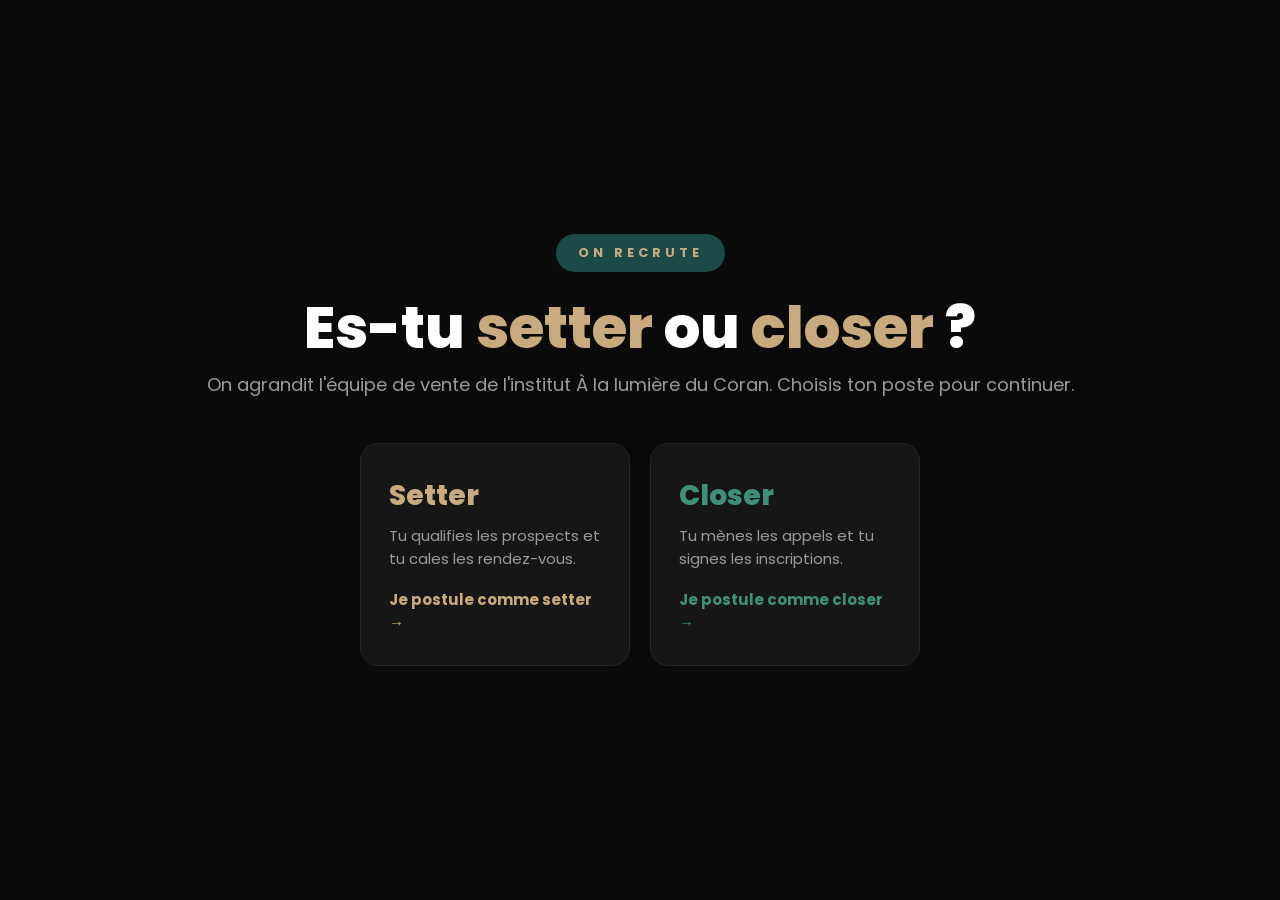
<file: index.html>
<!DOCTYPE html>
<html lang="fr">
<head>
<meta charset="UTF-8">
<meta name="viewport" content="width=device-width, initial-scale=1">
<title>On recrute — À la lumière du Coran</title>
<meta name="description" content="Rejoins l'équipe de vente de l'institut À la lumière du Coran. Full remote, commission attractive, une mission qui a du sens.">
<link rel="stylesheet" href="assets/style.css">

<!-- ============ META PIXEL (recrutement) ============ -->
<!-- ⚠️ Remplace YOUR_RECRUITMENT_PIXEL_ID par l'ID de ton NOUVEAU pixel dédié recrutement -->
<script>
!function(f,b,e,v,n,t,s)
{if(f.fbq)return;n=f.fbq=function(){n.callMethod?
n.callMethod.apply(n,arguments):n.queue.push(arguments)};
if(!f._fbq)f._fbq=n;n.push=n;n.loaded=!0;n.version='2.0';
n.queue=[];t=b.createElement(e);t.async=!0;
t.src=v;s=b.getElementsByTagName(e)[0];
s.parentNode.insertBefore(t,s)}(window, document,'script',
'https://connect.facebook.net/en_US/fbevents.js');
fbq('init', '1265563915654966');
fbq('track', 'PageView');
</script>
<!-- =================================================== -->
</head>
<body>

<div id="splitter">
  <span class="badge">On recrute</span>
  <h1>Es-tu <span class="g">setter</span> ou <span class="g">closer</span> ?</h1>
  <p>On agrandit l'équipe de vente de l'institut À la lumière du Coran. Choisis ton poste pour continuer.</p>
  <div class="choice">
    <a class="pick" href="setter.html">
      <div class="role">Setter</div>
      <div class="desc">Tu qualifies les prospects et tu cales les rendez-vous.</div>
      <div class="go">Je postule comme setter →</div>
    </a>
    <a class="pick" href="closer.html">
      <div class="role c">Closer</div>
      <div class="desc">Tu mènes les appels et tu signes les inscriptions.</div>
      <div class="go c">Je postule comme closer →</div>
    </a>
  </div>
</div>

</body>
</html>
</file>
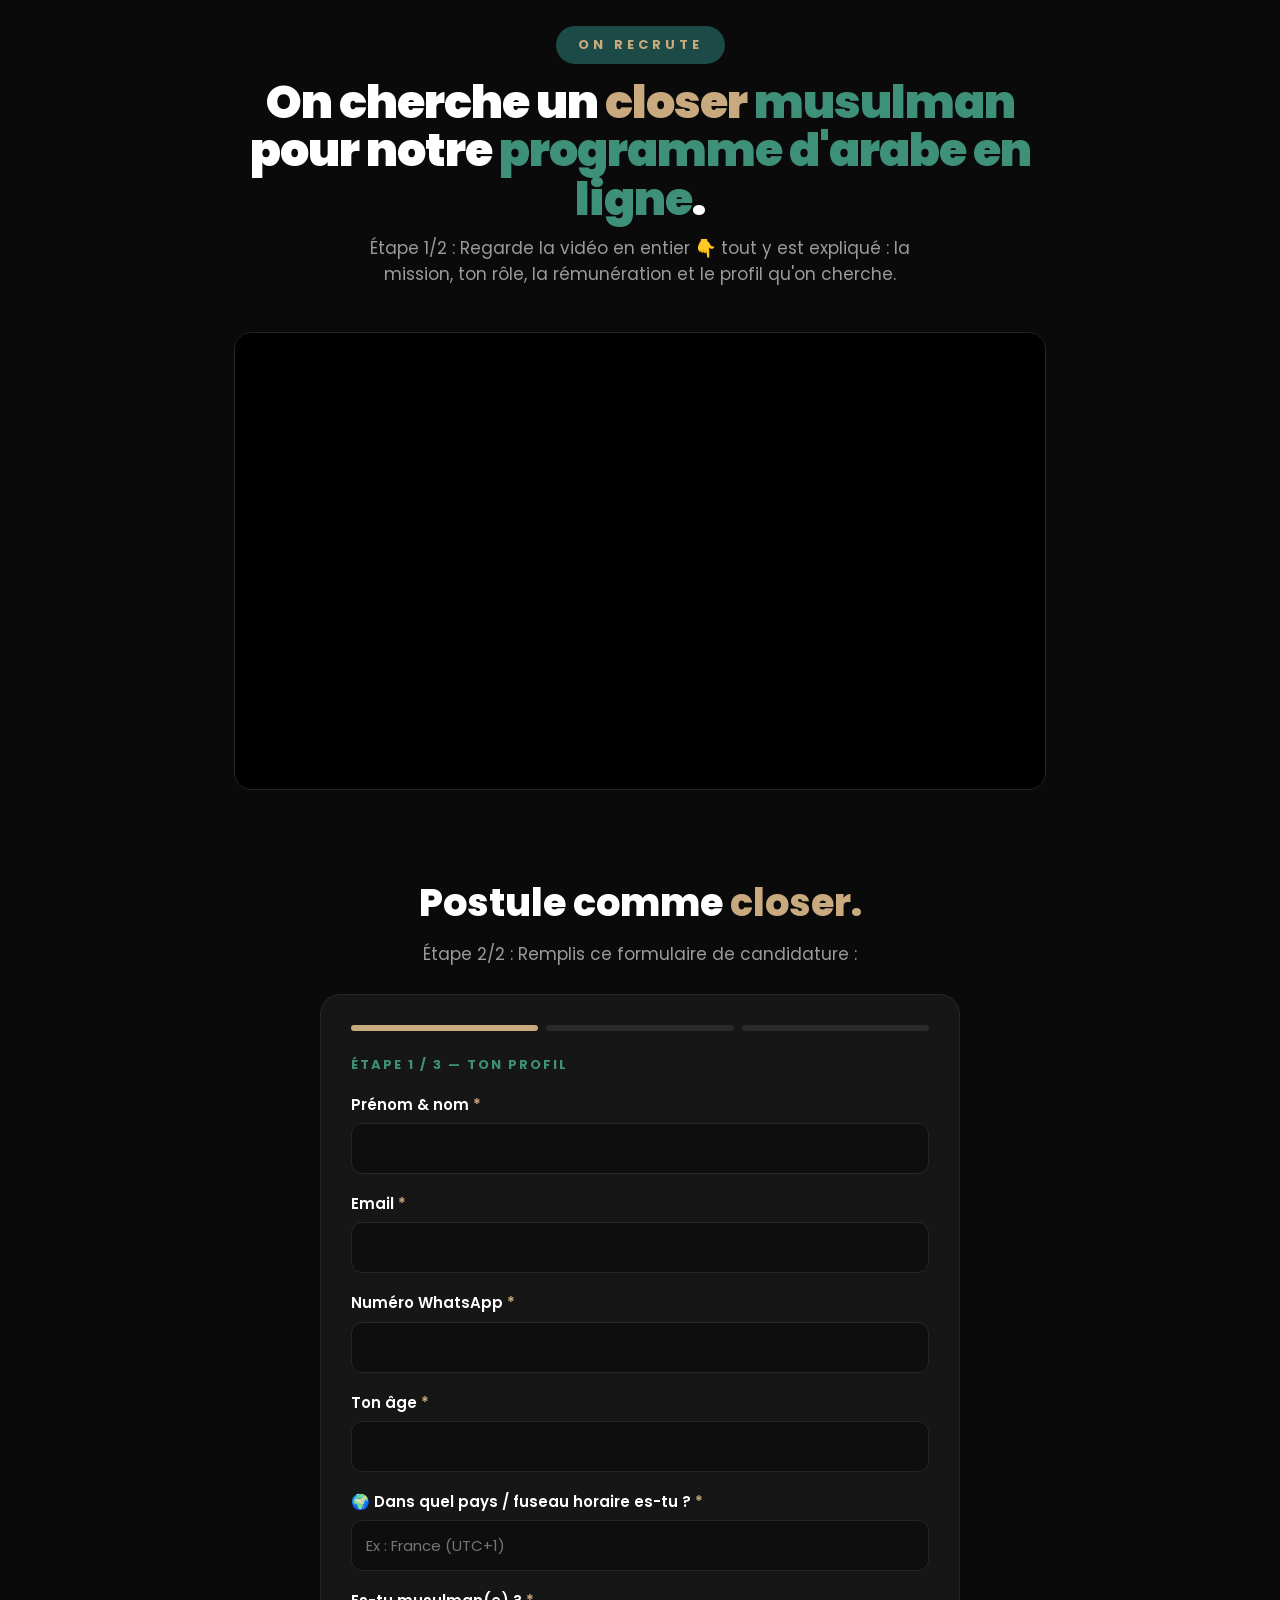
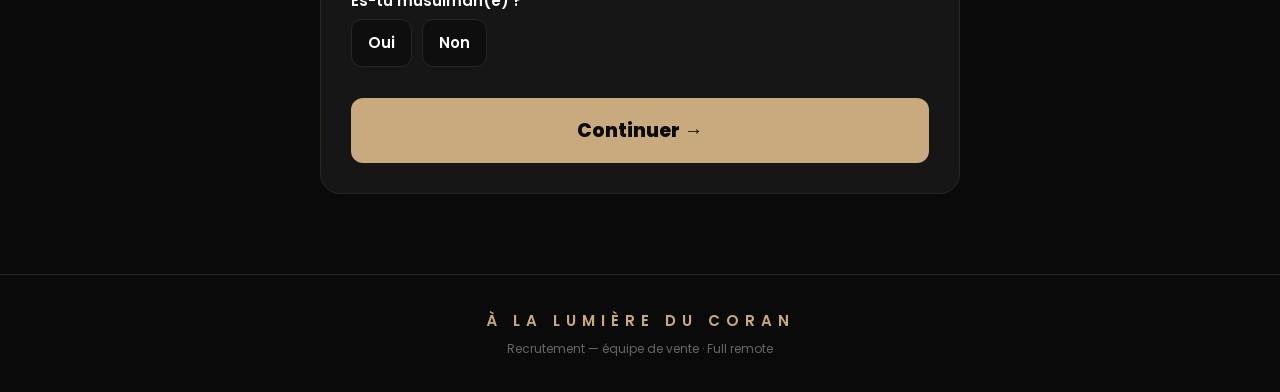
<file: closer.html>
<!DOCTYPE html>
<html lang="fr">
<head>
<meta charset="UTF-8">
<meta name="viewport" content="width=device-width, initial-scale=1">
<title>On recrute un Closer — À la lumière du Coran</title>
<meta name="description" content="Deviens closer pour l'institut À la lumière du Coran. Regarde la vidéo et postule.">
<link rel="stylesheet" href="assets/style.css">

<!-- ============ META PIXEL (recrutement) ============ -->
<script>
!function(f,b,e,v,n,t,s)
{if(f.fbq)return;n=f.fbq=function(){n.callMethod?
n.callMethod.apply(n,arguments):n.queue.push(arguments)};
if(!f._fbq)f._fbq=n;n.push=n;n.loaded=!0;n.version='2.0';
n.queue=[];t=b.createElement(e);t.async=!0;
t.src=v;s=b.getElementsByTagName(e)[0];
s.parentNode.insertBefore(t,s)}(window, document,'script',
'https://connect.facebook.net/en_US/fbevents.js');
fbq('init', '1265563915654966');
fbq('track', 'PageView');
fbq('trackCustom', 'VueRecrutement_Closer');
</script>
<!-- =================================================== -->
</head>
<body>

<header class="hero wrap">
  <span class="badge">On recrute</span>
  <h1>On cherche un <span class="role">closer</span> <span class="green">musulman</span><br>pour notre <span class="green">programme d'arabe en ligne</span>.</h1>
  <p class="sub">Étape 1/2 : Regarde la vidéo en entier 👇 tout y est expliqué : la mission, ton rôle, la rémunération et le profil qu'on cherche.</p>
</header>

<!-- ============ VSL ============ -->
<section class="wrap vsl-section">
  <div class="vsl-wrap">
    <iframe src="https://www.tella.tv/video/recrutement-sales-closer-institut-coran-2c6c6h6k/embed?b=0&title=0&a=0&loop=0&t=0&muted=0&wt=0" title="Recrutement closers — À la lumière du Coran" allow="autoplay; fullscreen; picture-in-picture" allowfullscreen></iframe>
  </div>
</section>

<!-- ============ FORMULAIRE NATIF (closer) ============ -->
<section id="apply" class="wrap form-section">
  <h2>Postule comme <span class="g">closer.</span></h2>
  <p class="lead">Étape 2/2 : Remplis ce formulaire de candidature :</p>
  <div id="form-root" data-role="closer"></div>
</section>

<footer>
  <div class="brand">À la lumière du Coran</div>
  <div class="legal">Recrutement — équipe de vente · Full remote</div>
</footer>

<script src="assets/form.js"></script>
</body>
</html>
</file>
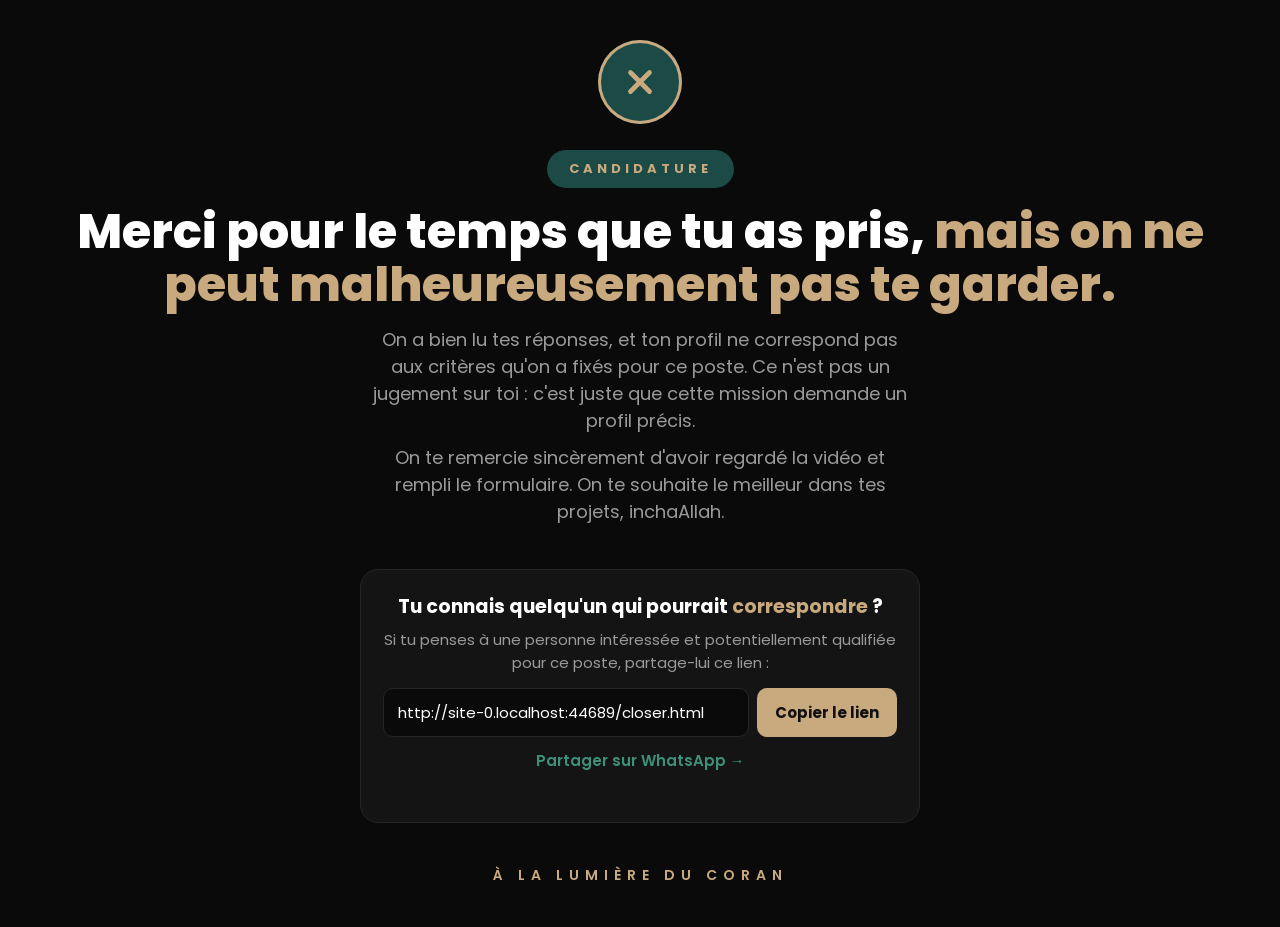
<file: disqualification.html>
<!DOCTYPE html>
<html lang="fr">
<head>
<meta charset="UTF-8">
<meta name="viewport" content="width=device-width, initial-scale=1">
<title>Candidature — À la lumière du Coran</title>
<meta name="robots" content="noindex">
<link rel="stylesheet" href="assets/style.css">
<!-- Aucun pixel sur cette page : on ne compte pas les profils non qualifiés comme conversion. -->

<style>
  .merci{min-height:100vh;display:flex;flex-direction:column;align-items:center;justify-content:center;text-align:center;padding:40px 24px}
  .merci .mark{width:84px;height:84px;border-radius:50%;background:var(--green-deep);display:flex;align-items:center;justify-content:center;margin-bottom:26px;box-shadow:inset 0 0 0 3px var(--gold)}
  .merci .mark svg{width:38px;height:38px;stroke:var(--gold);fill:none;stroke-width:3;stroke-linecap:round;stroke-linejoin:round}
  .merci h1{font-size:clamp(30px,5vw,48px);font-weight:800;margin-bottom:14px;line-height:1.1}
  .merci h1 .g{color:var(--gold)}
  .merci p{color:var(--grey);font-size:18px;max-width:540px;margin-bottom:10px;line-height:1.5}
  .merci .brand{margin-top:42px;color:var(--gold);font-weight:600;letter-spacing:6px;text-transform:uppercase;font-size:14px}
  .merci .reason{color:#fff;background:#141414;border:1px solid var(--line);border-left:3px solid var(--gold);border-radius:12px;padding:14px 18px;font-size:16px}
  .merci .reason b{color:var(--gold)}
  .share{margin-top:34px;max-width:560px;width:100%;background:#141414;border:1px solid var(--line);border-radius:18px;padding:22px 22px 20px}
  .share h2{font-size:19px;font-weight:700;margin-bottom:8px}
  .share h2 .g{color:var(--gold)}
  .share p{font-size:15px;margin-bottom:14px;max-width:none}
  .share .row{display:flex;gap:8px}
  .share input{flex:1;min-width:0;background:#0A0A0A;border:1px solid var(--line);border-radius:10px;color:#fff;font:inherit;font-size:15px;padding:12px 14px}
  .share button{background:var(--gold);color:#111;border:0;border-radius:10px;font:inherit;font-weight:700;font-size:15px;padding:12px 18px;cursor:pointer;white-space:nowrap}
  .share .wa{display:inline-block;margin-top:12px;color:var(--green);font-weight:600;font-size:15px;text-decoration:none}
  .share .ok{color:var(--green);font-size:14px;margin-top:10px;min-height:18px}
</style>
</head>
<body>
  <div class="merci">
    <div class="mark"><svg viewBox="0 0 24 24"><line x1="18" y1="6" x2="6" y2="18"/><line x1="6" y1="6" x2="18" y2="18"/></svg></div>
    <span class="badge">Candidature</span>
    <h1 style="margin-top:18px">Merci pour le temps que tu as pris, <span class="g">mais on ne peut malheureusement pas te garder.</span></h1>
    <p>On a bien lu tes réponses, et ton profil ne correspond pas aux critères qu'on a fixés pour ce poste. Ce n'est pas un jugement sur toi : c'est juste que cette mission demande un profil précis.</p>
    <p class="reason" id="reason" style="display:none"></p>
    <p>On te remercie sincèrement d'avoir regardé la vidéo et rempli le formulaire. On te souhaite le meilleur dans tes projets, inchaAllah.</p>

    <div class="share">
      <h2>Tu connais quelqu'un qui pourrait <span class="g">correspondre</span> ?</h2>
      <p>Si tu penses à une personne intéressée et potentiellement qualifiée pour ce poste, partage-lui ce lien :</p>
      <div class="row">
        <input id="shareLink" type="text" readonly value="">
        <button type="button" id="copyBtn">Copier le lien</button>
      </div>
      <a class="wa" id="waLink" href="#" target="_blank" rel="noopener">Partager sur WhatsApp →</a>
      <div class="ok" id="copyOk"></div>
    </div>
    <div class="brand">À la lumière du Coran</div>
  </div>
  <script>
  (function(){
    var role = (new URLSearchParams(location.search).get('role') || 'closer').toLowerCase();
    if (role !== 'setter') role = 'closer';
    var url = location.origin + location.pathname.replace(/[^/]*$/, '') + role + '.html';
    var REASONS = {
      age: "ce poste est réservé aux personnes de plus de 18 ans.",
      experience: "on recherche un closer qui a déjà de l'expérience en closing.",
      jours2: "on a besoin d'au moins 2 jours de disponibilité par semaine.",
      jours6: "on a besoin d'une disponibilité d'au moins 6 jours par semaine.",
      heures: "on a besoin d'au moins 20 heures de disponibilité par semaine.",
      reactivite: "on a besoin de quelqu'un qui peut rappeler un lead en moins de 5 minutes.",
      demarrage: "on a besoin de quelqu'un qui peut démarrer sous 1 semaine."
    };
    var reason = new URLSearchParams(location.search).get('reason');
    if (reason && REASONS[reason]) {
      var r = document.getElementById('reason');
      r.innerHTML = '<b>La raison :</b> ' + REASONS[reason];
      r.style.display = '';
    }
    var input = document.getElementById('shareLink'), ok = document.getElementById('copyOk');
    input.value = url;
    var msg = "L'institut À la lumière du Coran recrute un " + role + " musulman expérimenté, 100 % en remote. Je pense que ça peut t'intéresser : " + url;
    document.getElementById('waLink').href = 'https://wa.me/?text=' + encodeURIComponent(msg);
    document.getElementById('copyBtn').addEventListener('click', function(){
      var done = function(){ ok.textContent = 'Lien copié ✓'; };
      if (navigator.clipboard && navigator.clipboard.writeText) navigator.clipboard.writeText(url).then(done, function(){ input.select(); document.execCommand('copy'); done(); });
      else { input.select(); document.execCommand('copy'); done(); }
    });
    input.addEventListener('focus', function(){ input.select(); });
  })();
  </script>
</body>
</html>
</file>
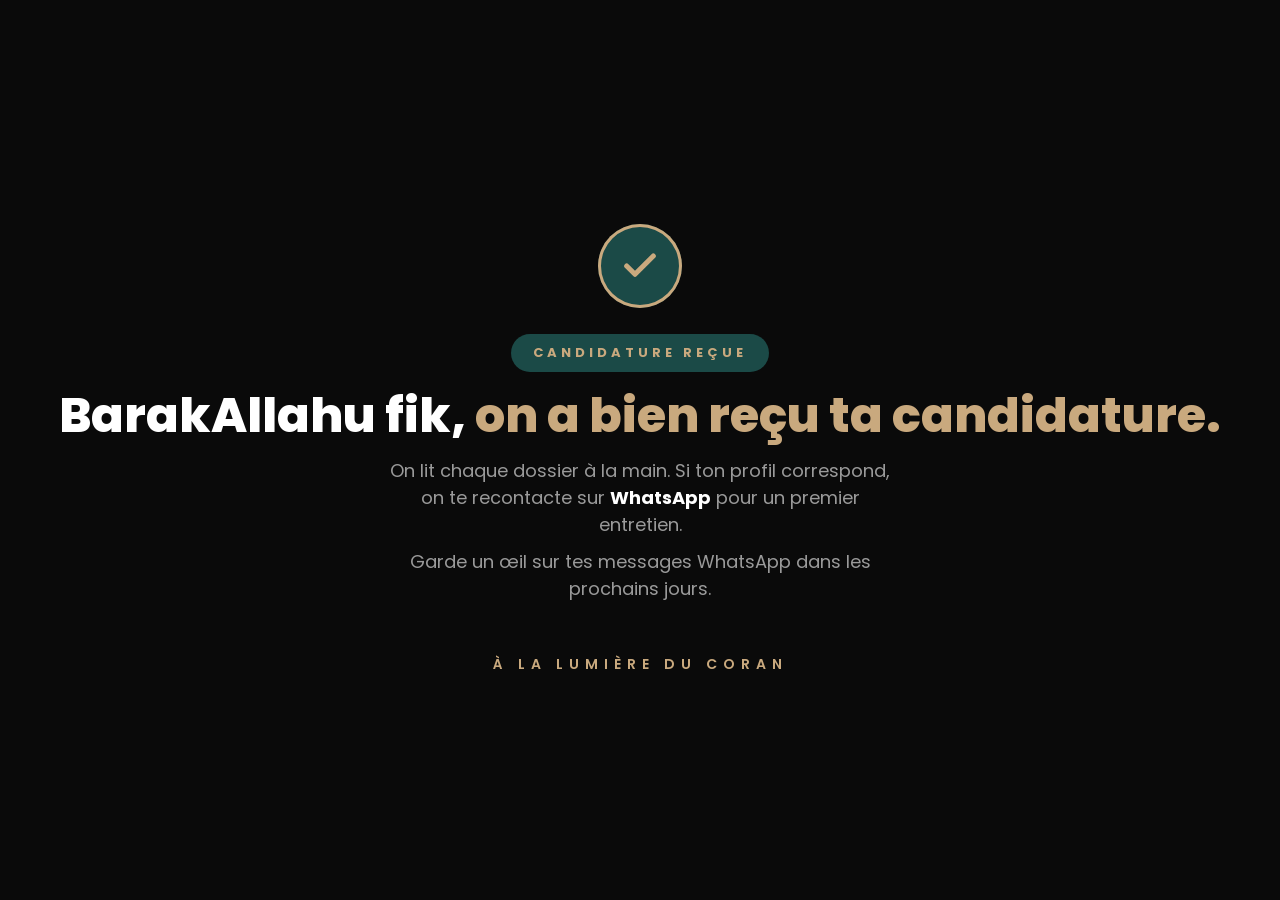
<file: merci.html>
<!DOCTYPE html>
<html lang="fr">
<head>
<meta charset="UTF-8">
<meta name="viewport" content="width=device-width, initial-scale=1">
<title>Candidature reçue — À la lumière du Coran</title>
<meta name="robots" content="noindex">
<link rel="stylesheet" href="assets/style.css">

<!-- ============ META PIXEL (recrutement) ============ -->
<script>
!function(f,b,e,v,n,t,s)
{if(f.fbq)return;n=f.fbq=function(){n.callMethod?
n.callMethod.apply(n,arguments):n.queue.push(arguments)};
if(!f._fbq)f._fbq=n;n.push=n;n.loaded=!0;n.version='2.0';
n.queue=[];t=b.createElement(e);t.async=!0;
t.src=v;s=b.getElementsByTagName(e)[0];
s.parentNode.insertBefore(t,s)}(window, document,'script',
'https://connect.facebook.net/en_US/fbevents.js');
fbq('init', '1265563915654966');
fbq('track', 'PageView');
// Conversion candidature (basée sur l'arrivée ici) — même event_id que la CAPI Make pour la déduplication
(function(){
  var p = new URLSearchParams(location.search);
  var role = (p.get('role') || 'setter').toLowerCase();
  var poste = role === 'closer' ? 'Closer' : 'Setter';
  var eid = p.get('eid') || undefined;
  var opts = eid ? { eventID: eid } : undefined;
  // Lead = event standard sur lequel les ads optimisent (dédupliqué avec le Lead envoyé par la CAPI Make)
  fbq('track', 'Lead', { content_category: poste }, opts);
  fbq('trackCustom', 'Candidature_' + poste, {}, opts);
})();
</script>
<!-- =================================================== -->

<style>
  .merci{min-height:100vh;display:flex;flex-direction:column;align-items:center;justify-content:center;text-align:center;padding:40px 24px}
  .merci .check{width:84px;height:84px;border-radius:50%;background:var(--green-deep);display:flex;align-items:center;justify-content:center;margin-bottom:26px;box-shadow:inset 0 0 0 3px var(--gold)}
  .merci .check svg{width:40px;height:40px;stroke:var(--gold);fill:none;stroke-width:3;stroke-linecap:round;stroke-linejoin:round}
  .merci h1{font-size:clamp(30px,5vw,48px);font-weight:800;margin-bottom:14px;line-height:1.1}
  .merci h1 .g{color:var(--gold)}
  .merci p{color:var(--grey);font-size:18px;max-width:520px;margin-bottom:10px;line-height:1.5}
  .merci .brand{margin-top:42px;color:var(--gold);font-weight:600;letter-spacing:6px;text-transform:uppercase;font-size:14px}
</style>
</head>
<body>
  <div class="merci">
    <div class="check"><svg viewBox="0 0 24 24"><polyline points="20 6 9 17 4 12"/></svg></div>
    <span class="badge">Candidature reçue</span>
    <h1 style="margin-top:18px">BarakAllahu fik, <span class="g">on a bien reçu ta candidature.</span></h1>
    <p>On lit chaque dossier à la main. Si ton profil correspond, on te recontacte sur <b style="color:#fff">WhatsApp</b> pour un premier entretien.</p>
    <p>Garde un œil sur tes messages WhatsApp dans les prochains jours.</p>
    <div class="brand">À la lumière du Coran</div>
  </div>
</body>
</html>
</file>
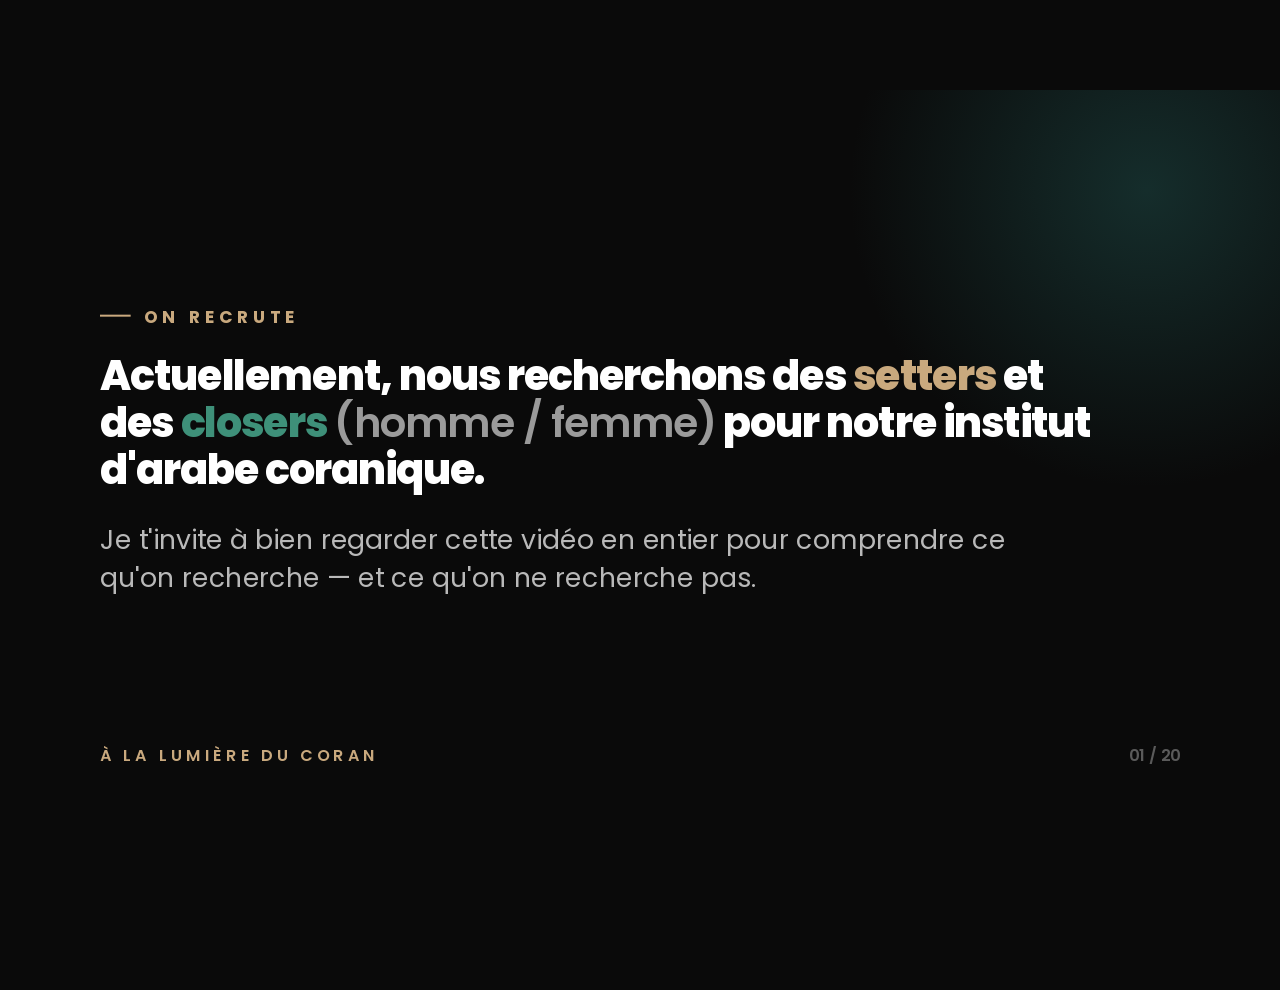
<file: slides/deck.html>
<!DOCTYPE html>
<html lang="fr">
<head>
<meta charset="UTF-8">
<link href="https://fonts.googleapis.com/css2?family=Poppins:wght@400;500;600;700;800;900&display=swap" rel="stylesheet">
<style>
  *{margin:0;padding:0;box-sizing:border-box}
  :root{
    --bg:#0A0A0A; --white:#fff; --grey:#B9B9B9;
    --gold:#C9A97E; --green:#3E9079; --green-deep:#1B4A47; --line:#262626;
  }
  html,body{width:100vw;height:100vh;overflow:hidden;background:var(--bg);font-family:'Poppins',sans-serif;-webkit-font-smoothing:antialiased}
  body{display:flex;align-items:center;justify-content:center}
  #root{width:1920px;height:1080px;flex:0 0 auto;transform-origin:center center}
  .slide{
    position:relative;width:1920px;height:1080px;overflow:hidden;
    display:none;flex-direction:column;justify-content:center;
    padding:120px 150px;color:var(--white);
  }
  .slide.show{display:flex}
  /* glow décoratif */
  .slide::after{content:"";position:absolute;width:900px;height:900px;border-radius:50%;
    background:radial-gradient(circle,rgba(30,74,71,.55),transparent 70%);
    top:-300px;right:-250px;pointer-events:none;}
  .slide.center{align-items:center;text-align:center}

  .kicker{color:var(--gold);font-size:26px;font-weight:700;letter-spacing:7px;text-transform:uppercase;margin-bottom:34px;position:relative;z-index:2}
  .kicker::before{content:"";display:inline-block;width:46px;height:3px;background:var(--gold);vertical-align:middle;margin-right:20px;margin-bottom:6px}
  .center .kicker::before{display:none}

  h1{font-weight:800;font-size:90px;line-height:1.04;letter-spacing:-1.5px;position:relative;z-index:2;max-width:1500px}
  .center h1{font-size:104px;max-width:1500px}
  .slide.sm h1{font-size:62px;line-height:1.14}
  /* layout 2 colonnes avec photo */
  .slide.split{flex-direction:row;align-items:center;gap:96px}
  .slide.split .col-text{flex:1 1 auto;min-width:0}
  .slide.split .col-img{flex:0 0 540px;position:relative;z-index:3}
  .slide.split .col-img img{width:540px;height:540px;object-fit:cover;border-radius:30px;border:2px solid rgba(201,169,126,.35);box-shadow:0 30px 90px rgba(0,0,0,.55)}
  h1 .g{color:var(--gold)} h1 .v{color:var(--green)}

  .sub{color:var(--grey);font-size:40px;line-height:1.42;margin-top:40px;max-width:1380px;font-weight:400;position:relative;z-index:2}
  .center .sub{margin-left:auto;margin-right:auto}

  ul{list-style:none;margin-top:48px;position:relative;z-index:2;max-width:1500px}
  li{display:flex;align-items:flex-start;gap:26px;font-size:42px;font-weight:500;line-height:1.32;color:#ededed;padding:18px 0}
  li .dot{flex:0 0 auto;width:34px;height:34px;border-radius:50%;background:var(--green-deep);box-shadow:inset 0 0 0 3px var(--gold);margin-top:10px}
  li b{color:var(--gold);font-weight:700}
  li .v{color:var(--green);font-weight:700}

  .pair{display:flex;gap:40px;margin-top:54px;position:relative;z-index:2}
  .pcard{flex:1;background:#141414;border:1px solid var(--line);border-radius:24px;padding:46px 44px}
  .pcard .num{color:var(--gold);font-size:64px;font-weight:900;line-height:1}
  .pcard .lbl{color:#ededed;font-size:34px;font-weight:600;margin-top:18px;line-height:1.3}

  footer{position:absolute;bottom:64px;left:150px;right:150px;display:flex;justify-content:space-between;align-items:center;z-index:2}
  .brand{color:var(--gold);font-size:24px;font-weight:600;letter-spacing:6px;text-transform:uppercase}
  .pageno{color:#5a5a5a;font-size:24px;font-weight:600}
</style>
</head>
<body>
<div id="root"></div>
<script>
const S = [
  {k:"On recrute", sm:true, t:`Actuellement, nous recherchons des <span class="g">setters</span> et des <span class="v">closers</span> <span style="color:#9a9a9a;font-weight:600">(homme / femme)</span> pour notre institut d'arabe coranique.`, sub:`Je t'invite à bien regarder cette vidéo en entier pour comprendre ce qu'on recherche — et ce qu'on ne recherche pas.`},
  {t:`Qui est <span class="g">Thomas</span> ?`, img:"thomas.jpg", bullets:[`Professeur d'arabe depuis plus de <b>4 ans</b>`,`Formé par <b>Nouman Ali Khan</b>, l'un des profs d'arabe les plus connus au monde`]},
  {k:"Son parcours", t:`« J'avais tout essayé pour <span class="g">apprendre l'arabe</span>… »`, sub:`Rien n'avait fonctionné, jusqu'à ce que je découvre cette méthode. J'ai donc vécu exactement ce que vivent les élèves qu'on accompagne — je connais leurs blocages et ce dont ils ont besoin.`},
  {k:"L'institut", center:true, sm:true, t:`L'objectif de notre institut est de devenir <span class="g">la référence numéro 1</span> de l'apprentissage de l'arabe.`},
  {t:`Et pour ça,<br>on a besoin <span class="g">de toi.</span>`, center:true},
  {k:"Qui on aide ?", t:`Des <span class="g">frères et sœurs francophones</span>,<br>principalement entre 25 et 50 ans.`, sub:`Leur objectif : atteindre une compréhension totale de l'arabe coranique en <b style="color:#C9A97E">10 mois</b>.`},
  {k:"Nos 2 programmes", t:`Deux programmes <span class="g">high-ticket</span>`, pair:[{num:"9 mois",lbl:"Pour ceux qui savent déjà lire l'arabe"},{num:"10 mois",lbl:"Pour ceux qui ne savent pas encore lire"}]},
  {k:"L'accompagnement", t:`Un suivi <span class="g">complet</span>`, bullets:[`Cours individuels avec un <b>professeur attitré</b>`,`Une <b>plateforme vidéo</b>`,`Des <b>manuels</b> pour le travail personnel`]},
  {k:"D'où viennent nos prospects ?", t:`Un tunnel VSL <span class="g">qui performe</span>.`, sub:`Avec, en plus, une présence organique.`},
  {sm:true, t:`Pour la présence organique, l'institut compte :`, pair:[{num:"12K",lbl:"Instagram"},{num:"27K",lbl:"Facebook"},{num:"3K",lbl:"YouTube"}]},
  {k:"Ce qu'on vend vraiment", sm:true, t:`Pas de simples cours de langue, mais une réelle <span class="v">transformation spirituelle</span>.`, sub:`Car à la fin de notre programme, nos élèves pourront enfin comprendre le Coran et les prières, pour renforcer leur foi, et transmettre potentiellement cet apprentissage à leurs enfants. Plusieurs témoignages sont disponibles sur ma chaîne YouTube témoignages.`},
  {k:"Le rôle du setter", t:`Tu ne prends pas<br>que des rendez-vous.`, sub:`Tu <span style="color:#C9A97E">qualifies</span> et tu <span style="color:#C9A97E">éduques</span>. Tu es la première voix de l'institut.`},
  {k:"Setter — tes missions", t:`Ce qu'on attend de toi`, bullets:[`<b>Une réactivité immédiate</b> : recontacter par téléphone un lead qui a laissé ses informations, en moins de 5 min`,`<b>Une qualification fine</b> : repérer les vrais projets, pas les curieux`,`<b>Des RDV de qualité</b> : prospects pré-vendus, et un taux de show-up <span class="v">supérieur à 80 %</span>`]},
  {k:"Le rôle du closer", t:`On ne cherche pas<br><span class="g">n'importe qui.</span>`, center:true},
  {k:"Closer — ce qu'on recherche", bullets:[`<b>Expérience</b> en closing (B2C idéalement, pas obligatoire)`,`<b>Sensibilité spirituelle</b> : comprendre l'impact de ce qu'on vend`,`<b>Ambition</b> : grandir avec nous, sur le long terme`,`<b>Autonomie</b> : gérer ton temps et tes résultats`,`<b>Bienveillance</b> : rassurer des élèves qui ont souvent connu l'échec`]},
  {k:"Ce qu'on t'offre", bullets:[`Une <b>formation complète</b> à notre méthode et notre script`,`Des <b>leads qualifiés</b> en quantité via le tunnel VSL`,`Des <b>outils et process rodés</b> (CRM, scripts…)`,`Une <b>évolution rapide</b> selon ta performance`]},
  {k:"Rémunération — Setter", t:`<span class="g">Setter</span>`, bullets:[`<b>4 %</b> sur le no-booking · <b>8 %</b> sur le self-booking <span style="color:#B9B9B9;font-weight:400">(sur le cash collecté)</span>`,`<b>Bonus de performance</b> : speed-to-lead & taux de show-up`]},
  {k:"Rémunération — Closer", t:`<span class="g">Closer</span>`, bullets:[`<b>10 %</b> du cash collecté`,`<b>Bonus de performance</b> : PIF & montant total collecté`]},
  {k:"Prochaine étape", t:`Remplis le formulaire<br>sous la vidéo.`, bullets:[`On étudiera ta candidature sous <b>48 h</b>`,`Si ton profil nous intéresse, tu auras un entretien avec mon associé`,`Une phase de test (role-plays)`,`Et si tout est bon → <span class="v">onboarding dans l'équipe</span>`]},
  {t:`Prêt à <span class="g">transformer des vies</span><br>avec nous ?`, sub:`Postule juste en dessous 👇`, center:true},
];

function render(i){
  const s = S[i];
  const split = !!s.img;
  let h = `<div class="slide show${s.center?' center':''}${s.sm?' sm':''}${split?' split':''}">`;
  if(split) h += `<div class="col-text">`;
  if(s.k) h += `<div class="kicker">${s.k}</div>`;
  if(s.t) h += `<h1>${s.t}</h1>`;
  if(s.sub) h += `<div class="sub">${s.sub}</div>`;
  if(s.bullets){h+=`<ul>`;s.bullets.forEach(b=>h+=`<li><span class="dot"></span><span>${b}</span></li>`);h+=`</ul>`;}
  if(s.pair){h+=`<div class="pair">`;s.pair.forEach(p=>h+=`<div class="pcard"><div class="num">${p.num}</div><div class="lbl">${p.lbl}</div></div>`);h+=`</div>`;}
  if(split) h += `</div><div class="col-img"><img src="${s.img}" alt="Thomas"></div>`;
  h += `<footer><div class="brand">À la lumière du Coran</div><div class="pageno">${String(i+1).padStart(2,'0')} / ${String(S.length).padStart(2,'0')}</div></footer>`;
  h += `</div>`;
  document.getElementById('root').innerHTML = h;
}
function fit(){
  const s=Math.min(window.innerWidth/1920, window.innerHeight/1080);
  document.getElementById('root').style.transform=`scale(${s})`;
}
const params = new URLSearchParams(location.search);
let idx = parseInt(params.get('s')||'0',10); if(isNaN(idx)||idx<0)idx=0; if(idx>=S.length)idx=S.length-1;
function go(n){ idx=Math.max(0,Math.min(S.length-1,n)); render(idx); fit(); }
go(idx);
window.addEventListener('resize',fit);
document.addEventListener('keydown',e=>{
  if(e.key==='ArrowRight'||e.key===' ')go(idx+1);
  if(e.key==='ArrowLeft')go(idx-1);
  if(e.key==='f'||e.key==='F'){ if(!document.fullscreenElement){(document.documentElement.requestFullscreen||document.documentElement.webkitRequestFullscreen||function(){}).call(document.documentElement)} else {(document.exitFullscreen||document.webkitExitFullscreen||function(){}).call(document)} }
});
// navigation tactile / clic : moitié droite = suivant, moitié gauche = précédent
document.addEventListener('click',e=>{ go(e.clientX < window.innerWidth/2 ? idx-1 : idx+1); });
window.__SLIDE_COUNT__ = S.length;
</script>
</body>
</html>
</file>
<file: assets/style.css>
/* À la lumière du Coran — Funnel recrutement */
@import url('https://fonts.googleapis.com/css2?family=Poppins:wght@400;500;600;700;800;900&display=swap');

:root{
  --bg:#0A0A0A;
  --bg-soft:#141414;
  --card:#161616;
  --line:#262626;
  --white:#FFFFFF;
  --grey:#9A9A9A;
  --gold:#C9A97E;
  --green:#3E9079;
  --green-deep:#1B4A47;
}

*{margin:0;padding:0;box-sizing:border-box}
html{scroll-behavior:smooth}
body{
  background:var(--bg);
  color:var(--white);
  font-family:'Poppins','Helvetica Neue',Arial,sans-serif;
  line-height:1.55;
  -webkit-font-smoothing:antialiased;
}
.wrap{max-width:860px;margin:0 auto;padding:0 24px}
.hidden{display:none !important}

/* ---------- Badge ---------- */
.badge{
  display:inline-block;background:var(--green-deep);color:var(--gold);
  font-weight:700;font-size:13px;letter-spacing:4px;text-transform:uppercase;
  padding:9px 22px;border-radius:40px;
}

/* ---------- Splitter ---------- */
#splitter{min-height:100vh;display:flex;flex-direction:column;align-items:center;justify-content:center;text-align:center;padding:40px 24px}
#splitter h1{font-size:clamp(34px,6vw,58px);font-weight:800;line-height:1.05;margin:26px 0 12px}
#splitter h1 .g{color:var(--gold)}
#splitter p{color:var(--grey);font-size:18px;max-width:520px;margin-bottom:44px}
.choice{display:flex;gap:20px;flex-wrap:wrap;justify-content:center}
.choice .pick{
  display:block;text-decoration:none;
  cursor:pointer;border:1px solid var(--line);background:var(--card);color:var(--white);
  border-radius:18px;padding:30px 28px;width:270px;text-align:left;transition:.18s;
}
.choice .pick:hover{border-color:var(--gold);transform:translateY(-3px)}
.choice .pick .role{font-size:28px;font-weight:800;color:var(--gold);margin-bottom:6px}
.choice .pick .role.c{color:var(--green)}
.choice .pick .desc{color:var(--grey);font-size:15px;margin-bottom:18px}
.choice .pick .go{font-size:15px;font-weight:700;color:var(--gold)}
.choice .pick .go.c{color:var(--green)}

/* ---------- Hero ---------- */
.hero{text-align:center;padding:26px 0 18px}
.hero h1{font-size:clamp(27px,4vw,46px);font-weight:900;line-height:1.05;letter-spacing:-1px;margin:14px 0 12px}
.hero h1 .role{color:var(--gold)}
.hero h1 .green{color:var(--green)}
.hero .sub{color:var(--grey);font-size:17px;max-width:600px;margin:0 auto 18px}
.tags{display:flex;gap:12px;justify-content:center;flex-wrap:wrap}
.tag{border:1px solid var(--line);border-radius:30px;padding:8px 18px;font-size:14px;color:var(--white)}
.tag b{color:var(--gold)}

/* ---------- Sections ---------- */
section.block{padding:46px 0;border-top:1px solid var(--line)}
section.block h2{font-size:clamp(26px,4vw,38px);font-weight:800;margin-bottom:8px;line-height:1.1}
section.block h2 .g{color:var(--gold)}
section.block .lead{color:var(--grey);font-size:17px;margin-bottom:24px;max-width:620px}
.grid{display:grid;grid-template-columns:1fr 1fr;gap:16px}
@media(max-width:640px){.grid{grid-template-columns:1fr}}
.item{background:var(--card);border:1px solid var(--line);border-radius:16px;padding:22px}
.item h3{font-size:18px;font-weight:700;margin-bottom:6px;color:var(--white)}
.item h3 span{color:var(--green)}
.item p{color:var(--grey);font-size:15px}
ul.checks{list-style:none}
ul.checks li{position:relative;padding:10px 0 10px 34px;color:#d8d8d8;font-size:17px;border-bottom:1px solid var(--line)}
ul.checks li:before{content:"";position:absolute;left:0;top:14px;width:18px;height:18px;border-radius:50%;background:var(--green-deep);box-shadow:inset 0 0 0 2px var(--gold)}

/* ---------- Comp ---------- */
.comp{background:linear-gradient(180deg,#161616,#0e0e0e);border:1px solid var(--line);border-radius:20px;padding:30px}
.comp .rows{display:flex;flex-direction:column;gap:14px;margin-top:10px}
.comp .row{display:flex;justify-content:space-between;align-items:center;gap:16px;padding:16px 18px;background:#101010;border:1px solid var(--line);border-radius:12px}
.comp .row .k{font-size:16px;color:#d8d8d8;max-width:70%}
.comp .row .v{font-size:30px;font-weight:900;color:var(--gold);white-space:nowrap}
.comp .row .v.green{color:var(--green)}
.comp .note{color:var(--grey);font-size:14px;margin-top:14px}

/* ---------- Form ---------- */
#apply{padding:54px 0 80px}
form{background:var(--card);border:1px solid var(--line);border-radius:20px;padding:30px}
.field{margin-bottom:18px}
.field label{display:block;font-size:15px;font-weight:600;margin-bottom:7px}
.field label .req{color:var(--gold)}
.field input,.field select,.field textarea{
  width:100%;background:#0e0e0e;border:1px solid var(--line);border-radius:11px;
  color:var(--white);font-family:inherit;font-size:15px;padding:13px 14px;transition:.15s;
}
.field input:focus,.field select:focus,.field textarea:focus{outline:none;border-color:var(--gold)}
.field textarea{min-height:96px;resize:vertical}
.field .hint{color:var(--grey);font-size:13px;margin-top:5px}
.btn{
  width:100%;cursor:pointer;border:none;border-radius:12px;
  background:var(--gold);color:#0A0A0A;font-family:inherit;font-weight:800;font-size:19px;
  padding:18px;margin-top:6px;transition:.15s;
}
.btn:hover{filter:brightness(1.07)}
.btn:disabled{opacity:.6;cursor:not-allowed}
.form-foot{color:var(--grey);font-size:13px;text-align:center;margin-top:14px}

/* ---------- Footer ---------- */
footer{border-top:1px solid var(--line);text-align:center;padding:34px 0}
footer .brand{color:var(--gold);font-weight:600;letter-spacing:6px;text-transform:uppercase;font-size:15px}
footer .legal{color:#666;font-size:12px;margin-top:8px}

/* ---------- VSL ---------- */
.vsl-section{padding:8px 24px 30px}
.vsl-wrap{position:relative;width:100%;padding-bottom:56.25%;height:0;border-radius:18px;overflow:hidden;border:1px solid var(--line);background:#000}
.vsl-wrap iframe,.vsl-wrap video{position:absolute;top:0;left:0;width:100%;height:100%;border:0;object-fit:cover;background:#000}

/* ---------- Section formulaire ---------- */
.form-section{padding:30px 24px 70px}
.form-section h2{font-size:clamp(26px,4vw,38px);font-weight:800;text-align:center;margin-bottom:8px}
.form-section h2 .g{color:var(--gold)}
.form-section .lead{color:var(--grey);font-size:17px;text-align:center;max-width:560px;margin:0 auto 26px}
.airtable-wrap{max-width:680px;margin:0 auto}
.airtable-wrap iframe{display:block}

/* ---------- Formulaire multi-étapes ---------- */
.form-card{max-width:640px;margin:0 auto;background:var(--card);border:1px solid var(--line);border-radius:20px;padding:30px}
.progress{display:flex;gap:8px;margin-bottom:24px}
.progress .seg{flex:1;height:6px;border-radius:6px;background:#2a2a2a;transition:.25s}
.progress .seg.on{background:var(--gold)}
.step-label{font-size:13px;letter-spacing:2px;text-transform:uppercase;color:var(--green);font-weight:700;margin-bottom:18px}
.step{display:none}
.step.active{display:block;animation:fade .25s ease}
@keyframes fade{from{opacity:0;transform:translateY(6px)}to{opacity:1;transform:none}}
.opts{display:flex;flex-wrap:wrap;gap:10px}
.opts label{cursor:pointer;border:1px solid var(--line);background:#0e0e0e;border-radius:11px;padding:11px 16px;font-size:15px;transition:.15s}
.opts label:hover{border-color:#555}
.opts input{position:absolute;opacity:0;width:0;height:0}
.opts input:checked + span,.opts label:has(input:checked){border-color:var(--gold)}
.opts label:has(input:checked){border-color:var(--gold);color:var(--gold);background:#1a1710}
.step-nav{display:flex;gap:12px;margin-top:24px}
.btn-prev{flex:0 0 auto;cursor:pointer;border:1px solid var(--line);background:transparent;color:var(--white);font-family:inherit;font-weight:700;font-size:16px;border-radius:12px;padding:16px 22px;transition:.15s}
.btn-prev:hover{border-color:var(--gold)}
.step-nav .btn{margin-top:0;flex:1}
.form-success{text-align:center;padding:18px 6px}
.form-success .check{width:74px;height:74px;border-radius:50%;background:var(--green-deep);display:flex;align-items:center;justify-content:center;margin:0 auto 22px;box-shadow:inset 0 0 0 3px var(--gold)}
.form-success .check svg{width:36px;height:36px;stroke:var(--gold);fill:none;stroke-width:3;stroke-linecap:round;stroke-linejoin:round}
.form-success h3{font-size:26px;font-weight:800;margin-bottom:10px}
.form-success h3 .g{color:var(--gold)}
.form-success p{color:var(--grey);font-size:16px;max-width:440px;margin:0 auto 8px}

/* ---------- Message de disqualification ---------- */
.disqualify-msg{
  margin-top:14px;background:rgba(193,58,52,.12);border:1px solid #b3403a;
  color:#f0a9a4;border-radius:12px;padding:14px 16px;font-size:14px;line-height:1.5;
}

/* ---------- Mobile ---------- */
body{overflow-x:hidden}
#splitter h1,#splitter p,#splitter .choice{max-width:100%}
@media (max-width:560px){
  .wrap{padding:0 18px}
  #splitter{padding:30px 18px}
  #splitter h1{font-size:30px;line-height:1.15}
  #splitter p{font-size:16px;margin-bottom:32px}
  .choice{width:100%;gap:14px}
  .choice .pick{width:100%}
  .hero{padding:18px 0 12px}
  .hero h1{font-size:23px;line-height:1.15}
  .hero .sub{font-size:14px;margin-bottom:14px}
  .form-card{padding:22px 17px}
  .form-section h2,.vsl-section + #apply h2{font-size:26px}
  .opts{gap:8px}
  .opts label{padding:10px 13px;font-size:14px}
  section.block{padding:34px 0}
}
</file>
